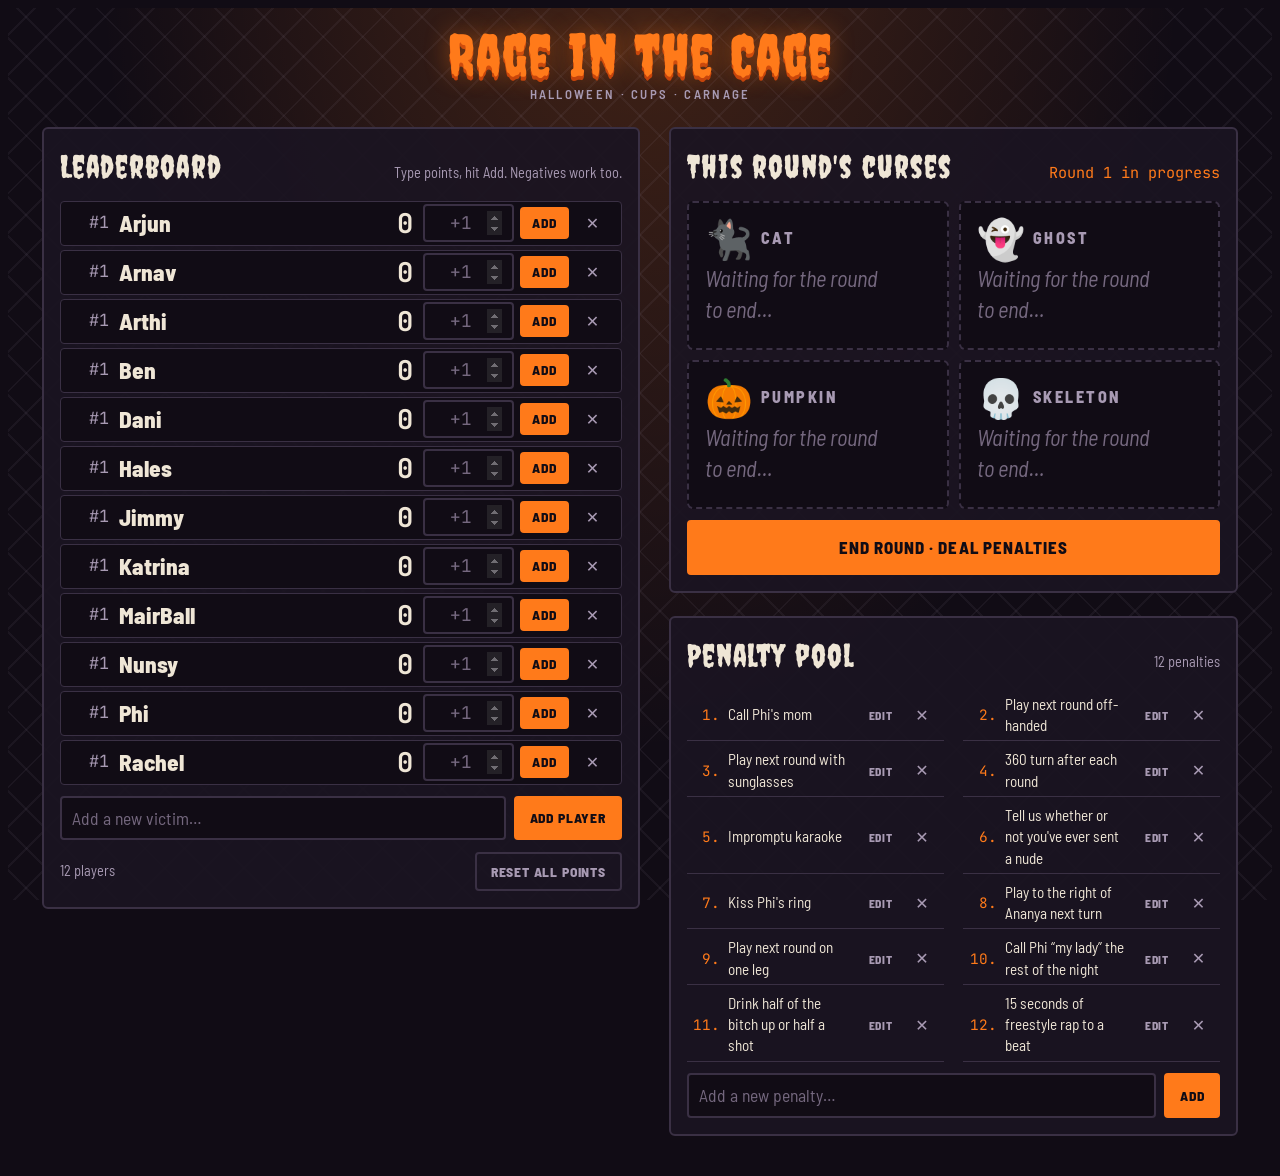
<file: index.html>
<!doctype html>
<html lang="en">
<head>
<meta charset="utf-8">
<meta name="viewport" content="width=device-width, initial-scale=1, viewport-fit=cover">
<title>Rage in the Cage</title>
<meta name="claude:viewport-fit-sides" content="cover">
<link rel="preconnect" href="https://fonts.googleapis.com">
<link rel="stylesheet" href="https://fonts.googleapis.com/css2?family=Creepster&family=Barlow+Semi+Condensed:wght@400;600;800&family=JetBrains+Mono:wght@500;700&display=swap">
<style>
/* Layout: one column "cage" — the scoreboard on top, this round's curses, then the penalty pool. Single dark look by choice. */
:root {
  --night: #110c15;
  --pit: #1b1421;
  --wire: #3a3044;
  --bone: #efe6d6;
  --ash: #a89ab3;
  --pumpkin: #ff7a1a;
  --ember: #c2410c;
  --blood: #e0435a;
  --spirit: #8fd3c7;
  --display: "Creepster", "Impact", fantasy;
  --body: "Barlow Semi Condensed", "Arial Narrow", system-ui, sans-serif;
  --mono: "JetBrains Mono", ui-monospace, Menlo, monospace;
  color-scheme: dark;
}
* { box-sizing: border-box; }
html, body { background: var(--night); }
body {
  color: var(--bone);
  font-family: var(--body);
  font-size: 17px;
  line-height: 1.4;
  min-height: 100%;
  background-image:
    repeating-linear-gradient(45deg, transparent 0 26px, rgba(168,154,179,.07) 26px 28px),
    repeating-linear-gradient(-45deg, transparent 0 26px, rgba(168,154,179,.07) 26px 28px),
    radial-gradient(ellipse at 50% -10%, rgba(255,122,26,.22), transparent 60%);
  background-attachment: fixed;
}
.wrap {
  max-width: 760px;
  margin: 0 auto;
  padding-left: max(16px, env(safe-area-inset-left, 0px));
  padding-right: max(16px, env(safe-area-inset-right, 0px));
  padding-block: 28px 64px;
  display: grid;
  gap: 28px;
}
header { text-align: center; display: grid; gap: 4px; }
h1 {
  font-family: var(--display);
  font-weight: 400;
  font-size: clamp(3rem, 13vw, 5.6rem);
  line-height: .9;
  margin: 0;
  color: var(--pumpkin);
  text-shadow: 0 0 24px rgba(255,122,26,.45), 0 4px 0 var(--ember);
  letter-spacing: .02em;
  text-wrap: balance;
}
.tag { color: var(--ash); text-transform: uppercase; letter-spacing: .18em; font-size: .8rem; font-weight: 600; }
h2 {
  font-family: var(--display);
  font-weight: 400;
  font-size: 2rem;
  margin: 0;
  color: var(--bone);
  letter-spacing: .03em;
}
section {
  background: rgba(27,20,33,.92);
  border: 2px solid var(--wire);
  border-radius: 6px;
  padding: 18px;
  display: grid;
  gap: 14px;
}
.sec-head { display: flex; align-items: baseline; justify-content: space-between; gap: 12px; flex-wrap: wrap; }
.sub { color: var(--ash); font-size: .9rem; }

button, input { font: inherit; color: inherit; }
button {
  cursor: pointer;
  border: 2px solid var(--wire);
  background: var(--pit);
  border-radius: 4px;
  padding: 8px 14px;
  font-weight: 800;
  text-transform: uppercase;
  letter-spacing: .06em;
  font-size: .85rem;
  transition: background .12s, border-color .12s, transform .08s;
}
button:hover { border-color: var(--ash); }
button:active { transform: translateY(1px); }
button:focus-visible, input:focus-visible { outline: 3px solid var(--pumpkin); outline-offset: 2px; }
.btn-hot { background: var(--pumpkin); border-color: var(--pumpkin); color: var(--night); }
.btn-hot:hover { background: #ff9447; border-color: #ff9447; }
.btn-ghost { background: transparent; color: var(--ash); }
.btn-danger { border-color: var(--blood); color: var(--blood); background: transparent; }
.btn-x { padding: 4px 9px; background: transparent; color: var(--ash); border-color: transparent; font-size: 1rem; }
.btn-x:hover { color: var(--blood); border-color: var(--blood); }
input[type="text"], input[type="number"] {
  background: var(--night);
  border: 2px solid var(--wire);
  border-radius: 4px;
  padding: 8px 10px;
  min-width: 0;
}
input::placeholder { color: #75687f; }
input[type="number"] { font-family: var(--mono); width: 5.2em; text-align: center; }
input[type="number"]::-webkit-inner-spin-button { opacity: .4; }
.add-row { display: flex; gap: 8px; }
.add-row input { flex: 1; }

/* Leaderboard */
ol.board { list-style: none; margin: 0; padding: 0; display: grid; gap: 6px; }
.row {
  display: grid;
  grid-template-columns: 2.2em minmax(0,1fr) auto auto;
  align-items: center;
  gap: 10px;
  padding: 8px 10px;
  border-radius: 4px;
  background: var(--night);
  border: 1px solid var(--wire);
}
.row.lead { border-color: var(--pumpkin); box-shadow: 0 0 0 1px var(--pumpkin) inset, 0 0 18px rgba(255,122,26,.18); }
.row.flash { animation: flash .6s ease-out; }
@keyframes flash { from { background: rgba(255,122,26,.35); } to { background: var(--night); } }
.rank { font-family: var(--mono); color: var(--ash); font-size: .9rem; text-align: right; }
.row.lead .rank { color: var(--pumpkin); }
.name { font-weight: 800; font-size: 1.15rem; overflow-wrap: anywhere; }
.pts { font-family: var(--mono); font-weight: 700; font-size: 1.35rem; font-variant-numeric: tabular-nums; min-width: 2.6em; text-align: right; }
.pts.neg { color: var(--blood); }
.ctrls { display: flex; gap: 6px; align-items: center; }
.ctrls .add { padding: 8px 10px; }
.confirm { display: flex; gap: 6px; align-items: center; color: var(--blood); font-size: .85rem; font-weight: 600; }
.foot { display: flex; gap: 8px; flex-wrap: wrap; justify-content: space-between; align-items: center; }

/* Curses */
.round-no { font-family: var(--mono); color: var(--pumpkin); font-size: .95rem; }
.curses { display: grid; grid-template-columns: repeat(2, minmax(0,1fr)); gap: 10px; }
.curse {
  border: 2px dashed var(--wire);
  border-radius: 6px;
  padding: 12px;
  display: grid;
  grid-template-rows: auto 1fr auto;
  gap: 6px;
  background: var(--night);
  min-height: 132px;
}
.curse.dealt { border-style: solid; border-color: var(--ember); animation: deal .45s cubic-bezier(.2,1.6,.4,1) both; }
.curse:nth-child(2).dealt { animation-delay: .08s; }
.curse:nth-child(3).dealt { animation-delay: .16s; }
.curse:nth-child(4).dealt { animation-delay: .24s; }
@keyframes deal { from { transform: scale(.85) rotate(-3deg); opacity: .4; } to { transform: none; opacity: 1; } }
.curse-top { display: flex; align-items: center; gap: 8px; }
.glyph { font-size: 1.7rem; line-height: 1; }
.curse-name { text-transform: uppercase; letter-spacing: .16em; font-weight: 800; font-size: .85rem; color: var(--ash); }
.curse-text { font-size: 1.1rem; font-weight: 600; text-wrap: pretty; }
.curse-text.empty { color: #75687f; font-weight: 400; font-style: italic; }
.curse.safe { border-style: solid; border-color: var(--spirit); background: rgba(143,211,199,.08); }
.curse.safe .curse-text { color: var(--spirit); font-family: var(--display); font-weight: 400; font-size: 1.6rem; letter-spacing: .03em; }
.safe-note { color: var(--ash); font-size: .85rem; }
.reroll { justify-self: start; padding: 3px 8px; font-size: .72rem; color: var(--ash); background: transparent; }
.big-btn { width: 100%; padding: 14px; font-size: 1.05rem; }

/* Penalty pool */
ol.pool { margin: 0; padding: 0; list-style: none; display: grid; gap: 4px; counter-reset: p; }
ol.pool li {
  counter-increment: p;
  display: grid;
  grid-template-columns: 2em minmax(0,1fr) auto;
  gap: 8px;
  align-items: center;
  padding: 6px 4px;
  border-bottom: 1px solid var(--wire);
}
ol.pool li::before { content: counter(p) "."; font-family: var(--mono); color: var(--pumpkin); text-align: right; font-size: .9rem; }
ol.pool li .p-text { overflow-wrap: anywhere; cursor: text; }
.pool-actions { display: flex; gap: 2px; align-items: center; }
.btn-edit { padding: 4px 8px; background: transparent; color: var(--ash); border-color: transparent; font-size: .72rem; }
.btn-edit:hover { color: var(--pumpkin); border-color: var(--pumpkin); }
.edit-form { display: flex; gap: 6px; min-width: 0; grid-column: 2 / -1; flex-wrap: wrap; }
.edit-form input { flex: 1 1 12em; }

.empty-note { color: var(--ash); font-style: italic; margin: 0; }

@media (max-width: 480px) {
  .row { grid-template-columns: 1.8em minmax(0,1fr) auto; row-gap: 8px; }
  .ctrls { grid-column: 1 / -1; justify-content: flex-end; }
  .curses { grid-template-columns: minmax(0,1fr); }
  .curse { min-height: 0; }
  h2 { font-size: 1.7rem; }
}
/* Big screen (laptop on a TV): leaderboard left, curses + pool right, type scales with the screen */
@media (min-width: 1100px) and (min-aspect-ratio: 4/3) {
  html { font-size: clamp(16px, 1.05vw, 34px); }
  body { font-size: 1.1rem; }
  .wrap {
    max-width: 96vw;
    grid-template-columns: minmax(0, 1.05fr) minmax(0, 1fr);
    grid-template-rows: auto auto 1fr;
    align-items: start;
    gap: 1.4rem 1.8rem;
    padding-block: 1.4rem 2rem;
  }
  header { grid-column: 1 / -1; }
  h1 { font-size: 3.6rem; }
  h2 { font-size: 2rem; }
  section { padding: 1rem; gap: .7rem; }
  section[aria-labelledby="board-h"] { grid-column: 1; grid-row: 2 / span 2; }
  section[aria-labelledby="round-h"] { grid-column: 2; grid-row: 2; }
  section[aria-labelledby="pool-h"] { grid-column: 2; grid-row: 3; }
  ol.board { gap: .25rem; }
  .row { padding: .15rem .6rem; }
  .ctrls input[type="number"], .ctrls .add { padding-block: .3rem; }
  .name { font-size: 1.45rem; }
  .pts { font-size: 1.7rem; }
  .rank { font-size: 1.05rem; }
  .curse { min-height: 8.5rem; padding: 1rem; }
  .glyph { font-size: 2.4rem; }
  .curse-name { font-size: 1rem; }
  .curse-text { font-size: 1.4rem; }
  .curse.safe .curse-text { font-size: 2.1rem; }
  ol.pool { grid-template-columns: repeat(2, minmax(0, 1fr)); column-gap: 1.2rem; }
  ol.pool li { padding: .25rem .2rem; font-size: .95rem; }
}
/* Sideways phone (AirPlay to a TV): one screen, leaderboard left, curses + pool right; each column scrolls on its own */
@media (orientation: landscape) and (max-height: 520px) and (min-width: 560px) {
  html { font-size: 13px; }
  body { font-size: 13px; background-attachment: scroll; }
  .wrap {
    max-width: none;
    height: calc(100dvh - env(safe-area-inset-top, 0px) - env(safe-area-inset-bottom, 0px));
    grid-template-columns: minmax(0, 1.05fr) minmax(0, 1fr);
    grid-template-rows: auto auto minmax(0, 1fr);
    gap: 6px 10px;
    padding-block: 6px;
  }
  header { grid-column: 1 / -1; display: flex; align-items: baseline; justify-content: center; gap: 12px; }
  h1 { font-size: 1.9rem; text-shadow: 0 0 12px rgba(255,122,26,.45), 0 2px 0 var(--ember); }
  .tag { font-size: .7rem; }
  h2 { font-size: 1.25rem; }
  section { padding: 6px 8px; gap: 6px; min-height: 0; border-width: 1px; }
  .sec-head .sub { display: none; }
  section[aria-labelledby="board-h"] { grid-column: 1; grid-row: 2 / span 2; overflow-y: auto; align-content: start; }
  section[aria-labelledby="round-h"] { grid-column: 2; grid-row: 2; }
  section[aria-labelledby="pool-h"] { grid-column: 2; grid-row: 3; overflow-y: auto; align-content: start; }
  ol.board { gap: 3px; }
  .row { padding: 1px 6px; gap: 6px; grid-template-columns: 2em minmax(0,1fr) auto auto; }
  .name { font-size: 1.05rem; }
  .pts { font-size: 1.15rem; min-width: 2em; }
  .rank { font-size: .8rem; }
  .ctrls { gap: 4px; }
  .ctrls input[type="number"] { padding: 2px 4px; width: 3.8em; }
  .ctrls .add { padding: 3px 8px; font-size: .75rem; }
  .btn-x { padding: 2px 6px; }
  button { padding: 4px 10px; font-size: .75rem; }
  input[type="text"] { padding: 4px 8px; }
  .curses { gap: 6px; }
  .curse { min-height: 0; padding: 6px 8px; gap: 2px; border-width: 1px; }
  .glyph { font-size: 1.15rem; }
  .curse-name { font-size: .7rem; }
  .curse-text { font-size: .95rem; line-height: 1.2; }
  .curse.safe .curse-text { font-size: 1.35rem; }
  .safe-note { font-size: .75rem; }
  .reroll { padding: 1px 6px; font-size: .62rem; }
  .big-btn { padding: 7px; font-size: .85rem; }
  ol.pool li { padding: 2px; }
}
@media (prefers-reduced-motion: reduce) {
  *, *::before, *::after { animation: none !important; transition: none !important; }
}
</style>
</head>
<body>

<div class="wrap">
  <header>
    <h1>Rage in the Cage</h1>
    <div class="tag">Halloween · Cups · Carnage</div>
  </header>

  <section aria-labelledby="board-h">
    <div class="sec-head">
      <h2 id="board-h">Leaderboard</h2>
      <span class="sub">Type points, hit Add. Negatives work too.</span>
    </div>
    <ol class="board" id="board"></ol>
    <form class="add-row" id="add-player">
      <input type="text" id="new-player" placeholder="Add a new victim…" autocomplete="off" maxlength="40">
      <button type="submit" class="btn-hot">Add player</button>
    </form>
    <div class="foot">
      <span class="sub" id="player-count"></span>
      <span id="reset-zone"><button type="button" class="btn-ghost" id="reset-btn">Reset all points</button></span>
    </div>
  </section>

  <section aria-labelledby="round-h">
    <div class="sec-head">
      <h2 id="round-h">This round's curses</h2>
      <span class="round-no" id="round-no"></span>
    </div>
    <div class="curses" id="curses"></div>
    <button type="button" class="btn-hot big-btn" id="end-round">End round · deal penalties</button>
  </section>

  <section aria-labelledby="pool-h">
    <div class="sec-head">
      <h2 id="pool-h">Penalty pool</h2>
      <span class="sub" id="pool-count"></span>
    </div>
    <ol class="pool" id="pool"></ol>
    <form class="add-row" id="add-penalty">
      <input type="text" id="new-penalty" placeholder="Add a new penalty…" autocomplete="off" maxlength="160">
      <button type="submit" class="btn-hot">Add</button>
    </form>
  </section>
</div>

<script>
(function () {
  var KEY = "rage-in-the-cage-v1";
  var SYMBOLS = [
    { id: "cat", name: "Cat", glyph: "🐈‍⬛" },
    { id: "ghost", name: "Ghost", glyph: "👻" },
    { id: "pumpkin", name: "Pumpkin", glyph: "🎃" },
    { id: "skeleton", name: "Skeleton", glyph: "💀" }
  ];
  var DEFAULT_PLAYERS = ["Dani","Nunsy","Hales","Ben","Arjun","Arthi","Arnav","Rachel","Phi","Jimmy","MairBall","Katrina"];
  var DEFAULT_PENALTIES = [
    "Call Phi's mom",
    "Play next round off-handed",
    "Play next round with sunglasses",
    "360 turn after each round",
    "Impromptu karaoke",
    "Tell us whether or not you've ever sent a nude",
    "Kiss Phi's ring",
    "Play to the right of Ananya next turn",
    "Play next round on one leg",
    "Call Phi “my lady” the rest of the night",
    "Drink half of the bitch up or half a shot",
    "15 seconds of freestyle rap to a beat"
  ];
  var DEFAULTS_VERSION = 2;
  function migrate(s) {
    if ((s.defaultsVersion || 1) < 2) {
      var i = s.penalties.indexOf("Say something nice about Phi");
      if (i !== -1) s.penalties[i] = "Kiss Phi's ring";
      DEFAULT_PENALTIES.slice(8).forEach(function (t) {
        if (s.penalties.indexOf(t) === -1) s.penalties.push(t);
      });
    }
    s.defaultsVersion = DEFAULTS_VERSION;
    return s;
  }

  function uid() { return Math.random().toString(36).slice(2, 10); }
  function fresh() {
    return {
      players: DEFAULT_PLAYERS.map(function (n) { return { id: uid(), name: n, points: 0 }; }),
      penalties: DEFAULT_PENALTIES.slice(),
      round: 1,
      curses: {},
      defaultsVersion: DEFAULTS_VERSION
    };
  }
  function load() {
    try {
      var raw = localStorage.getItem(KEY);
      if (raw) {
        var s = JSON.parse(raw);
        if (s && Array.isArray(s.players) && Array.isArray(s.penalties)) {
          s.round = s.round || 1; s.curses = s.curses || {};
          return migrate(s);
        }
      }
    } catch (e) {}
    return fresh();
  }
  function save() { try { localStorage.setItem(KEY, JSON.stringify(state)); } catch (e) {} }

  var state = load();
  var confirmingRemove = null;
  var confirmingReset = false;
  var flashId = null;
  var justDealt = false;
  var editingPenalty = null;

  function el(tag, attrs, kids) {
    var n = document.createElement(tag);
    if (attrs) for (var k in attrs) {
      if (k === "text") n.textContent = attrs[k];
      else if (k === "class") n.className = attrs[k];
      else if (k.slice(0, 2) === "on") n.addEventListener(k.slice(2), attrs[k]);
      else n.setAttribute(k, attrs[k]);
    }
    (kids || []).forEach(function (c) { if (c) n.appendChild(c); });
    return n;
  }

  function sorted() {
    return state.players.slice().sort(function (a, b) {
      return b.points - a.points || a.name.localeCompare(b.name);
    });
  }

  function renderBoard() {
    var board = document.getElementById("board");
    board.innerHTML = "";
    var list = sorted();
    var top = list.length && list[0].points > 0 ? list[0].points : null;
    var rank = 0, prev = null;
    list.forEach(function (p, i) {
      if (p.points !== prev) { rank = i + 1; prev = p.points; }
      var row = el("li", { class: "row" + (top !== null && p.points === top ? " lead" : "") + (p.id === flashId ? " flash" : "") });
      row.appendChild(el("span", { class: "rank", text: "#" + rank }));
      row.appendChild(el("span", { class: "name", text: p.name }));
      row.appendChild(el("span", { class: "pts" + (p.points < 0 ? " neg" : ""), text: String(p.points) }));

      var ctrls;
      if (confirmingRemove === p.id) {
        ctrls = el("span", { class: "confirm" }, [
          el("span", { text: "Remove?" }),
          el("button", { type: "button", class: "btn-danger", text: "Yes", onclick: function () {
            state.players = state.players.filter(function (x) { return x.id !== p.id; });
            confirmingRemove = null; save(); render();
          } }),
          el("button", { type: "button", class: "btn-ghost", text: "No", onclick: function () { confirmingRemove = null; renderBoard(); } })
        ]);
      } else {
        var inputId = "pts-" + p.id;
        var input = el("input", { type: "number", id: inputId, step: "1", inputmode: "numeric", placeholder: "+1", "aria-label": "Points for " + p.name });
        function addPts() {
          var v = input.value.trim() === "" ? 1 : parseInt(input.value, 10);
          if (isNaN(v)) return;
          p.points += v;
          flashId = p.id;
          save(); renderBoard();
          flashId = null;
        }
        input.addEventListener("keydown", function (e) { if (e.key === "Enter") { e.preventDefault(); addPts(); } });
        ctrls = el("span", { class: "ctrls" }, [
          input,
          el("button", { type: "button", class: "btn-hot add", text: "Add", onclick: addPts }),
          el("button", { type: "button", class: "btn-x", title: "Remove " + p.name, "aria-label": "Remove " + p.name, text: "✕", onclick: function () { confirmingRemove = p.id; renderBoard(); } })
        ]);
      }
      row.appendChild(ctrls);
      board.appendChild(row);
    });
    if (!list.length) board.appendChild(el("li", { class: "empty-note", text: "The cage is empty. Add someone below." }));
    document.getElementById("player-count").textContent = list.length + (list.length === 1 ? " player" : " players");
    renderReset();
  }

  function renderReset() {
    var z = document.getElementById("reset-zone");
    z.innerHTML = "";
    if (confirmingReset) {
      z.appendChild(el("span", { class: "confirm" }, [
        el("span", { text: "Zero everyone?" }),
        el("button", { type: "button", class: "btn-danger", text: "Reset", onclick: function () {
          state.players.forEach(function (p) { p.points = 0; });
          state.round = 1; state.curses = {};
          confirmingReset = false; save(); render();
        } }),
        el("button", { type: "button", class: "btn-ghost", text: "Cancel", onclick: function () { confirmingReset = false; renderReset(); } })
      ]));
    } else {
      z.appendChild(el("button", { type: "button", class: "btn-ghost", text: "Reset all points", onclick: function () { confirmingReset = true; renderReset(); } }));
    }
  }

  function pick(exclude) {
    var pool = state.penalties.filter(function (t) { return exclude.indexOf(t) === -1; });
    if (!pool.length) pool = state.penalties;
    if (!pool.length) return null;
    return pool[Math.floor(Math.random() * pool.length)];
  }
  var SAFE = "__safe__";
  function dealAll() {
    var used = [];
    state.curses = {};
    var safeIdx = Math.floor(Math.random() * SYMBOLS.length);
    SYMBOLS.forEach(function (s, idx) {
      if (idx === safeIdx) { state.curses[s.id] = SAFE; return; }
      var t = pick(used);
      state.curses[s.id] = t;
      if (t) used.push(t);
    });
  }
  function rerollOne(id) {
    var others = SYMBOLS.filter(function (s) { return s.id !== id; }).map(function (s) { return state.curses[s.id]; });
    others.push(state.curses[id]);
    state.curses[id] = pick(others);
  }

  function renderCurses() {
    var wrap = document.getElementById("curses");
    wrap.innerHTML = "";
    var any = SYMBOLS.some(function (s) { return state.curses[s.id]; });
    SYMBOLS.forEach(function (s) {
      var t = state.curses[s.id];
      var safe = t === SAFE;
      wrap.appendChild(el("div", { class: "curse" + (t && justDealt ? " dealt" : "") + (safe ? " safe" : "") }, [
        el("div", { class: "curse-top" }, [
          el("span", { class: "glyph", "aria-hidden": "true", text: s.glyph }),
          el("span", { class: "curse-name", text: s.name })
        ]),
        el("div", { class: "curse-text" + (t ? "" : " empty"), text: safe ? "No penalty" : t || (state.penalties.length ? "Waiting for the round to end…" : "Penalty pool is empty.") }),
        safe ? el("span", { class: "safe-note", text: "You're spared this round." }) : t ? el("button", { type: "button", class: "reroll", text: "Re-roll", onclick: function () { rerollOne(s.id); save(); justDealt = false; renderCurses(); } }) : null
      ]));
    });
    justDealt = false;
    document.getElementById("round-no").textContent = any ? "Round " + (state.round - 1) + " penalties" : "Round " + state.round + " in progress";
  }

  function renderPool() {
    var pool = document.getElementById("pool");
    pool.innerHTML = "";
    state.penalties.forEach(function (t, i) {
      if (editingPenalty === i) {
        var inp = el("input", { type: "text", id: "edit-penalty", maxlength: "160", "aria-label": "Edit penalty " + (i + 1) });
        inp.value = t;
        var form = el("form", { class: "edit-form" }, [
          inp,
          el("button", { type: "submit", class: "btn-hot", text: "Save" }),
          el("button", { type: "button", class: "btn-ghost", text: "Cancel", onclick: function () { editingPenalty = null; renderPool(); } })
        ]);
        form.addEventListener("submit", function (e) {
          e.preventDefault();
          var v = inp.value.trim();
          if (!v) return;
          state.penalties[i] = v;
          SYMBOLS.forEach(function (s) { if (state.curses[s.id] === t) state.curses[s.id] = v; });
          editingPenalty = null;
          save(); renderPool(); renderCurses();
        });
        inp.addEventListener("keydown", function (e) { if (e.key === "Escape") { editingPenalty = null; renderPool(); } });
        pool.appendChild(el("li", null, [form]));
        setTimeout(function () { inp.focus(); inp.select(); }, 0);
        return;
      }
      function startEdit() { editingPenalty = i; renderPool(); }
      pool.appendChild(el("li", null, [
        el("span", { class: "p-text", text: t, title: "Click to edit", onclick: startEdit }),
        el("span", { class: "pool-actions" }, [
          el("button", { type: "button", class: "btn-edit", "aria-label": "Edit penalty: " + t, text: "Edit", onclick: startEdit }),
          el("button", { type: "button", class: "btn-x", title: "Remove penalty", "aria-label": "Remove penalty: " + t, text: "✕", onclick: function () {
            state.penalties.splice(i, 1);
            SYMBOLS.forEach(function (s) { if (state.curses[s.id] === t) state.curses[s.id] = null; });
            editingPenalty = null;
            save(); renderPool(); renderCurses();
          } })
        ])
      ]));
    });
    if (!state.penalties.length) pool.appendChild(el("li", { class: "empty-note", text: "No penalties yet. Add one below." }));
    var n = state.penalties.length;
    document.getElementById("pool-count").textContent = n + (n === 1 ? " penalty" : " penalties");
  }

  function render() { renderBoard(); renderCurses(); renderPool(); }

  document.getElementById("add-player").addEventListener("submit", function (e) {
    e.preventDefault();
    var inp = document.getElementById("new-player");
    var name = inp.value.trim();
    if (!name) return;
    var p = { id: uid(), name: name, points: 0 };
    state.players.push(p);
    flashId = p.id;
    inp.value = "";
    save(); renderBoard(); flashId = null;
  });

  document.getElementById("add-penalty").addEventListener("submit", function (e) {
    e.preventDefault();
    var inp = document.getElementById("new-penalty");
    var t = inp.value.trim();
    if (!t) return;
    state.penalties.push(t);
    inp.value = "";
    save(); renderPool(); renderCurses();
  });

  document.getElementById("end-round").addEventListener("click", function () {
    dealAll();
    state.round += 1;
    justDealt = true;
    save(); renderCurses();
  });

  render();
})();
</script>
</body>
</html>
</file>
